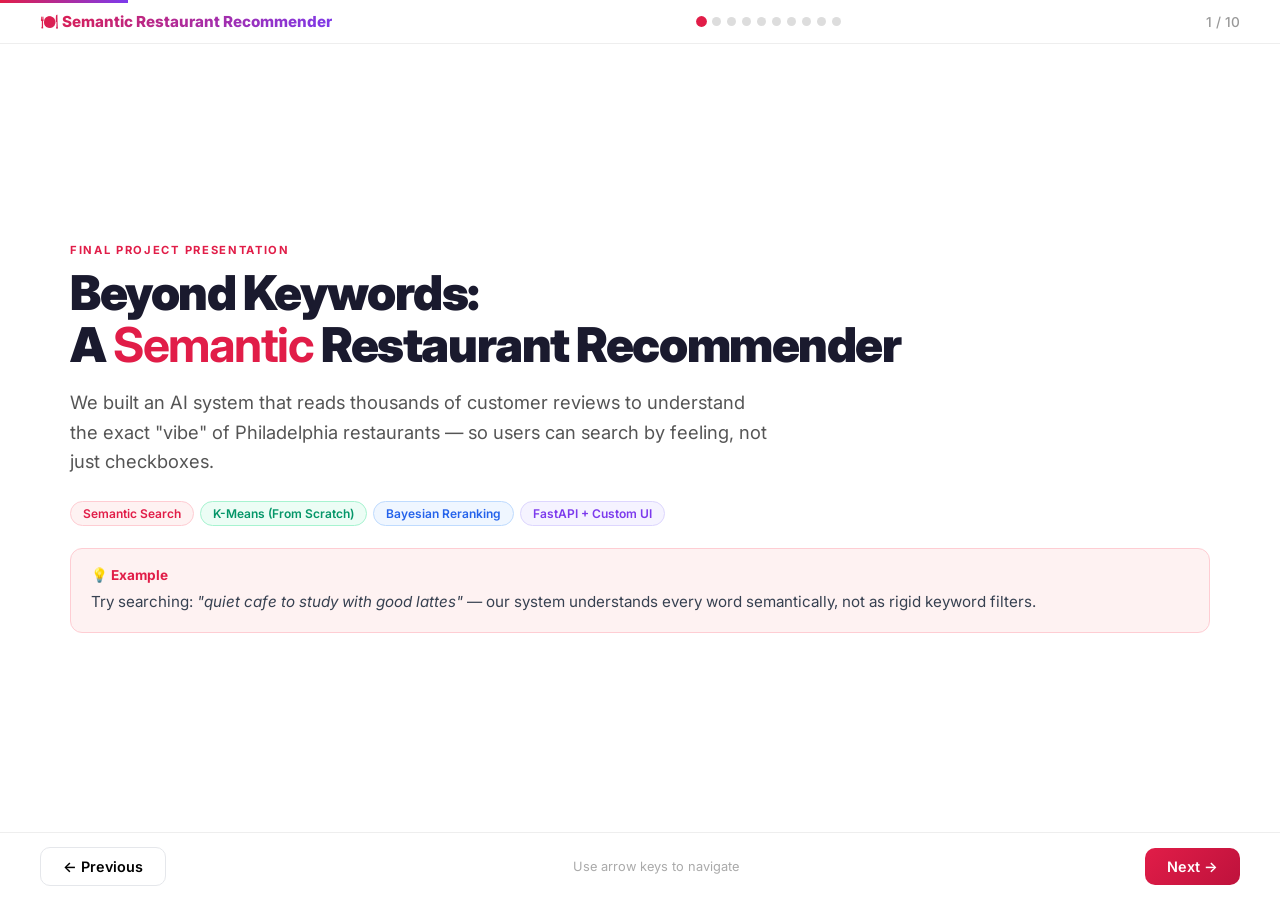
<file: app/static/presentation.html>
<!DOCTYPE html>
<html lang="en">
<head>
<meta charset="UTF-8">
<meta name="viewport" content="width=device-width, initial-scale=1.0">
<title>Semantic Restaurant Recommender — Presentation</title>
<link href="https://fonts.googleapis.com/css2?family=Inter:wght@300;400;500;600;700;800;900&display=swap" rel="stylesheet">
<style>
*{margin:0;padding:0;box-sizing:border-box}
body{font-family:'Inter',sans-serif;background:#fff;color:#1a1a2e;height:100vh;overflow:hidden;display:flex;flex-direction:column}

/* Nav */
nav{display:flex;justify-content:space-between;align-items:center;padding:12px 40px;border-bottom:1px solid #eee;background:#fff;z-index:10}
.logo{font-weight:800;font-size:.95rem;background:linear-gradient(135deg,#e11d48,#7c3aed);-webkit-background-clip:text;-webkit-text-fill-color:transparent}
.dots{display:flex;gap:6px}.dot{width:9px;height:9px;border-radius:50%;background:#ddd;cursor:pointer;transition:.3s}.dot.on{background:#e11d48;transform:scale(1.2)}
.counter{font-size:.85rem;color:#999;font-weight:500}
#pbar{position:fixed;top:0;left:0;height:3px;background:linear-gradient(90deg,#e11d48,#7c3aed);transition:width .4s;z-index:99}

/* Slides */
#sw{flex:1;position:relative;overflow:hidden}
.s{position:absolute;inset:0;padding:50px 70px;display:flex;flex-direction:column;justify-content:center;opacity:0;transform:translateY(30px);transition:.5s cubic-bezier(.4,0,.2,1);pointer-events:none;overflow-y:auto}
.s.on{opacity:1;transform:translateY(0);pointer-events:all}

/* Typography */
.tag{font-size:.7rem;font-weight:700;text-transform:uppercase;letter-spacing:.15em;color:#e11d48;margin-bottom:10px}
h1{font-size:3rem;font-weight:900;line-height:1.1;margin-bottom:16px;letter-spacing:-.03em}
h2{font-size:2.2rem;font-weight:800;margin-bottom:8px;letter-spacing:-.02em}
h3{font-size:1.1rem;font-weight:700;margin-bottom:6px}
.sub{font-size:1.15rem;color:#555;line-height:1.6;margin-bottom:24px;max-width:700px}
p,li{font-size:1rem;color:#444;line-height:1.7}
ul{margin-left:18px;margin-bottom:16px}li{margin-bottom:8px}
.accent{color:#e11d48;font-weight:700}
.accent-b{color:#2563eb;font-weight:700}
.accent-g{color:#059669;font-weight:700}

/* Layouts */
.row{display:flex;gap:24px;margin-top:16px;flex-wrap:wrap}
.col{flex:1;min-width:280px}

/* Cards */
.card{background:#fafafa;border:1px solid #eee;border-radius:16px;padding:24px;margin-bottom:16px;transition:box-shadow .3s}
.card:hover{box-shadow:0 8px 30px rgba(0,0,0,.08)}
.card-icon{font-size:2rem;margin-bottom:10px}
.card-accent{border-left:4px solid #e11d48;background:linear-gradient(135deg,#fef2f2,#fff)}

/* Example callout */
.ex{background:#fef2f2;border:1px solid #fecdd3;border-radius:12px;padding:18px 20px;margin-top:16px}
.ex::before{content:"💡 Example";display:block;font-weight:700;color:#e11d48;margin-bottom:6px;font-size:.85rem}
.ex p{margin:0;font-size:.95rem;color:#374151}

/* Versus */
.vs{display:flex;gap:20px;margin-top:16px}.vs-col{flex:1;border-radius:14px;padding:22px}
.vs-bad{background:#fef2f2;border:1px solid #fecdd3}.vs-good{background:#ecfdf5;border:1px solid #a7f3d0}

/* Code */
.code{background:#f8f9fa;border:1px solid #e5e7eb;border-radius:10px;padding:16px 20px;font-family:'Courier New',monospace;font-size:.88rem;color:#1f2937;line-height:1.8;margin-top:12px;overflow-x:auto}
.cm{color:#9ca3af}

/* Weights */
.wt{display:flex;align-items:center;gap:10px;margin-bottom:10px}
.wt-l{width:140px;font-size:.9rem;color:#555;font-weight:500;flex-shrink:0}
.wt-bg{flex:1;height:12px;background:#f3f4f6;border-radius:99px;overflow:hidden}
.wt-bar{height:100%;border-radius:99px;transition:width 1s}
.wt-v{width:35px;font-size:.85rem;font-weight:700;text-align:right}

/* Pipeline */
.pipe{display:flex;align-items:center;gap:0;margin:20px 0;flex-wrap:wrap}
.pipe-s{background:#fafafa;border:1px solid #eee;border-radius:12px;padding:14px 18px;text-align:center;flex:1;min-width:120px}
.pipe-s .pi{font-size:1.6rem;margin-bottom:4px}
.pipe-s .pn{font-size:.85rem;font-weight:700}
.pipe-s .pl{font-size:.7rem;color:#999;text-transform:uppercase;font-weight:600}
.pipe-a{font-size:1.2rem;color:#e11d48;padding:0 6px;flex-shrink:0}

/* Tags */
.badge{display:inline-block;padding:4px 12px;border-radius:99px;font-size:.75rem;font-weight:600;margin-right:6px;margin-bottom:6px}
.b-r{background:#fef2f2;color:#e11d48;border:1px solid #fecdd3}
.b-g{background:#ecfdf5;color:#059669;border:1px solid #a7f3d0}
.b-b{background:#eff6ff;color:#2563eb;border:1px solid #bfdbfe}
.b-p{background:#f5f3ff;color:#7c3aed;border:1px solid #ddd6fe}

/* iframe */
.demo-frame{flex:1;border:2px solid #e5e7eb;border-radius:16px;overflow:hidden;margin-top:16px;min-height:420px;box-shadow:0 20px 60px rgba(0,0,0,.1)}
.demo-frame iframe{width:100%;height:100%;border:none}

/* Footer */
footer{display:flex;justify-content:space-between;align-items:center;padding:14px 40px;border-top:1px solid #eee;background:#fff;z-index:10}
.btn{padding:10px 22px;border-radius:10px;border:1px solid #e5e7eb;background:#fff;font-weight:600;cursor:pointer;font-size:.9rem;transition:.2s;font-family:inherit}
.btn:hover{border-color:#e11d48;color:#e11d48}
.btn-p{background:linear-gradient(135deg,#e11d48,#be123c);color:#fff;border:none}
.btn-p:hover{opacity:.9;color:#fff}
.hint{font-size:.8rem;color:#aaa}

/* Formula */
.formula{background:linear-gradient(135deg,#fef2f2,#f5f3ff);border:1px solid #e5e7eb;border-radius:12px;padding:18px 24px;font-family:'Courier New',monospace;text-align:center;color:#7c3aed;font-size:1rem;margin-top:12px}
</style>
</head>
<body>
<div id="pbar"></div>
<nav>
<span class="logo">🍽️ Semantic Restaurant Recommender</span>
<div class="dots" id="dots"></div>
<span class="counter" id="ctr"></span>
</nav>

<div id="sw">

<!-- 1: TITLE -->
<div class="s on">
<div class="tag">Final Project Presentation</div>
<h1>Beyond Keywords:<br>A <span class="accent">Semantic</span> Restaurant Recommender</h1>
<p class="sub">We built an AI system that reads thousands of customer reviews to understand the exact "vibe" of Philadelphia restaurants — so users can search by feeling, not just checkboxes.</p>
<div><span class="badge b-r">Semantic Search</span><span class="badge b-g">K-Means (From Scratch)</span><span class="badge b-b">Bayesian Reranking</span><span class="badge b-p">FastAPI + Custom UI</span></div>
<div class="ex"><p>Try searching: <em>"quiet cafe to study with good lattes"</em> — our system understands every word semantically, not as rigid keyword filters.</p></div>
</div>

<!-- 2: PROBLEM -->
<div class="s">
<div class="tag">Motivation</div>
<h2>Why Not Just Use Yelp?</h2>
<p class="sub">Traditional restaurant search platforms have a fundamental limitation: they rely on rigid metadata, not on what customers actually say.</p>
<div class="vs">
<div class="vs-col vs-bad">
<h3>❌ Yelp's Approach</h3>
<ul>
<li>Rigid checkboxes: "Italian", "$$", "Open Now"</li>
<li>Keyword search only matches exact words</li>
<li>Can't express <em>atmosphere</em> or <em>feeling</em></li>
<li>Same results for "date night" and "birthday dinner"</li>
</ul>
</div>
<div class="vs-col vs-good">
<h3>✅ Our Approach</h3>
<ul>
<li>Natural language: type anything you want</li>
<li>AI reads review text to understand meaning</li>
<li>Understands vibes, moods, and occasions</li>
<li>Different results for different intents</li>
</ul>
</div>
</div>
<div class="ex"><p>Searching <em>"loud sports bar with cheap wings"</em> on Yelp requires checking 3+ boxes. In our app, you just type it.</p></div>
</div>

<!-- 3: DATA -->
<div class="s">
<div class="tag">Data Engineering</div>
<h2>Building the Dataset</h2>
<p class="sub">We processed the official Yelp Academic Dataset — multiple gigabytes of raw JSON — into a clean, semantically rich corpus focused on Philadelphia.</p>
<div class="pipe">
<div class="pipe-s"><div class="pi">📦</div><div class="pl">Raw</div><div class="pn">5.3 GB Yelp JSON</div></div>
<div class="pipe-a">→</div>
<div class="pipe-s"><div class="pi">🧹</div><div class="pl">Filter</div><div class="pn">Philly Only, ≥20 Reviews</div></div>
<div class="pipe-a">→</div>
<div class="pipe-s"><div class="pi">📝</div><div class="pl">Profile</div><div class="pn">Concatenated Reviews</div></div>
<div class="pipe-a">→</div>
<div class="pipe-s"><div class="pi">🧮</div><div class="pl">Embed</div><div class="pn">384-D Vectors</div></div>
<div class="pipe-a">→</div>
<div class="pipe-s"><div class="pi">📊</div><div class="pl">Cluster</div><div class="pn">K-Means (K=15)</div></div>
</div>
<div class="row">
<div class="card col"><h3>Price Imputation</h3><p>Yelp's price column is often missing. We wrote a custom function (<code>extract_price_from_reviews</code>) that scans review text for price cues like "cheap", "expensive", or "$30 entrees" and infers the price tier.</p></div>
<div class="card col"><h3>Review Aggregation</h3><p>Each restaurant's top reviews (2019+) are concatenated into a single "profile document." This captures the collective voice of real diners — their opinions on food, service, noise, and ambiance.</p></div>
</div>
</div>

<!-- 4: EMBEDDINGS -->
<div class="s">
<div class="tag">Core Technology 1 — Week 4</div>
<h2>Semantic Vector Search</h2>
<p class="sub">We use a pre-trained language model to convert text into dense numerical vectors, enabling mathematical similarity comparison.</p>
<div class="row">
<div class="col">
<div class="card"><h3>How It Works</h3>
<p>1. Each restaurant's review profile is passed through <span class="accent">SentenceTransformer (MiniLM)</span> → a 384-dimensional vector.</p>
<p>2. The user's query is embedded using the same model → another 384-D vector.</p>
<p>3. We compute the <span class="accent-b">Dot Product</span> between the query vector and every restaurant vector. The highest scores = the most relevant restaurants.</p>
<p>4. Because all vectors are L2-normalized, Dot Product equals Cosine Similarity.</p>
<p>5. <span class="accent-g">Soft Cuisine Filter:</span> if the user picks a cuisine from the sidebar, restaurants whose <code>categories</code> don't match get a small <strong>−0.15</strong> penalty <em>before</em> top-k — biasing the pool toward that cuisine without hard-excluding strong semantic matches.</p>
</div>
</div>
<div class="col">
<div class="formula">similarity(query, restaurant) = q⃗ · r⃗<br><br><span style="color:#999;font-size:.85rem">For L2-normalized vectors: cos(θ) = q⃗ · r⃗</span></div>
<div class="ex"><p>The vector for <em>"budget friendly brunch"</em> is mathematically close to vectors of restaurants whose reviews mention "cheap", "affordable", "weekend brunch". No keyword matching needed.</p></div>
</div>
</div>
</div>

<!-- 5: KMEANS -->
<div class="s">
<div class="tag">Core Technology 2 — Algorithm From Scratch (Week 7)</div>
<h2>Custom K-Means Clustering</h2>
<p class="sub">To satisfy the from-scratch algorithm requirement, we implemented a fully vectorized K-Means using only NumPy — no scikit-learn.</p>
<div class="row">
<div class="col">
<div class="card card-accent">
<h3>The Algorithm (src/kmeans.py)</h3>
<div class="code"><span class="cm"># Pure NumPy — no sklearn</span><br>def kmeans(X, k=15, max_iter=100):<br>&nbsp;&nbsp;centroids = X[random_indices]<br>&nbsp;&nbsp;for _ in range(max_iter):<br>&nbsp;&nbsp;&nbsp;&nbsp;dists = X @ centroids.T<br>&nbsp;&nbsp;&nbsp;&nbsp;labels = np.argmax(dists, axis=1)<br>&nbsp;&nbsp;&nbsp;&nbsp;for j in range(k):<br>&nbsp;&nbsp;&nbsp;&nbsp;&nbsp;&nbsp;centroids[j] = mean(X[labels==j])<br>&nbsp;&nbsp;return labels, centroids</div>
</div>
</div>
<div class="col">
<h3>What It Produces</h3>
<p>All restaurants are grouped into <strong>15 "Vibe Clusters"</strong>. We analyzed each cluster's top restaurants and assigned human-readable labels:</p>
<ul>
<li><span class="accent">Cafes & Coffee</span> — cozy study spots, latte art</li>
<li><span class="accent-b">Pizza & Casual Italian</span> — BYOB, red sauce</li>
<li><span class="accent-g">Asian Fusion & Chinese</span> — Chinatown favorites</li>
<li><span style="color:#7c3aed;font-weight:700">Casual Pubs & Sports Bars</span> — wings, beer, TVs</li>
</ul>
<h3 style="margin-top:14px">Diversity Penalty</h3>
<p>If the top 3 results belong to the same cluster, later entries from that cluster receive a <strong>-10% penalty</strong> so other vibes can surface.</p>
</div>
</div>
</div>

<!-- 6: RERANKER -->
<div class="s">
<div class="tag">Core Technology 3</div>
<h2>Multi-Signal Reranking Engine</h2>
<p class="sub">Pure semantic similarity can surface relevant-but-low-quality places. Our reranker blends 5 weighted signals into a single final score.</p>
<div class="wt"><span class="wt-l">Similarity</span><div class="wt-bg"><div class="wt-bar" style="width:45%;background:#e11d48"></div></div><span class="wt-v" style="color:#e11d48">45%</span></div>
<div class="wt"><span class="wt-l">Star Rating</span><div class="wt-bg"><div class="wt-bar" style="width:25%;background:#d97706"></div></div><span class="wt-v" style="color:#d97706">25%</span></div>
<div class="wt"><span class="wt-l">Popularity</span><div class="wt-bg"><div class="wt-bar" style="width:10%;background:#7c3aed"></div></div><span class="wt-v" style="color:#7c3aed">10%</span></div>
<div class="wt"><span class="wt-l">Price Match</span><div class="wt-bg"><div class="wt-bar" style="width:10%;background:#059669"></div></div><span class="wt-v" style="color:#059669">10%</span></div>
<div class="wt"><span class="wt-l">Location</span><div class="wt-bg"><div class="wt-bar" style="width:10%;background:#2563eb"></div></div><span class="wt-v" style="color:#2563eb">10%</span></div>
<div class="row">
<div class="card col"><h3>Bayesian Average</h3><p>A 5.0★ with 1 review is inflated. Our Bayesian Average anchors all ratings toward a global mean of 3.5: <code>B = (n·s + m·C)/(n+m)</code></p></div>
<div class="card col"><h3>Quality Floor</h3><p>Restaurants below <strong>3.0 stars</strong> receive a <span class="accent">-25% penalty</span>. Between 3.0–3.5 stars: <span style="color:#d97706;font-weight:700">-10% penalty</span>. A 2.5-star place can never be #1.</p></div>
</div>
</div>

<!-- 7: DYNAMIC -->
<div class="s">
<div class="tag">Intelligence Layer</div>
<h2>Dynamic Weight Adjustment</h2>
<p class="sub">The reranker doesn't use static weights — it analyzes the user's query to detect intent and shifts weights accordingly.</p>
<div class="row">
<div class="card col" style="border-top:3px solid #e11d48">
<h3>📊 Popularity Intent</h3>
<p>Keywords: <em>"most reviews", "popular", "most reviewed"</em></p>
<p>→ Popularity weight jumps to <span class="accent">50%</span>, similarity drops to 15%</p>
<p>→ API also injects the <strong>50 most-reviewed restaurants</strong> from the full database into the candidate pool, guaranteeing the truly most popular places are always considered.</p>
</div>
<div class="card col" style="border-top:3px solid #d97706">
<h3>⭐ Quality Intent</h3>
<p>Triggers: <em>"best ...", "highest rated", "top rated"</em></p>
<p>→ Star rating weight jumps to <span style="color:#d97706;font-weight:700">45%</span>, preventing low-rated places from ranking high even if semantically relevant</p>
</div>
<div class="card col" style="border-top:3px solid #059669">
<h3>💰 Price Intent</h3>
<p>Keywords: <em>"cheap", "budget", "expensive", "pricey"</em></p>
<p>→ Activates price preference scoring via regex keyword matching</p>
</div>
</div>
<div class="card" style="margin-top:16px;border-left:4px solid #2563eb">
<h3>🧠 Proportional Weight Reallocation</h3>
<p>If a signal is unused (e.g., no location or price in the query), its weight is <strong>proportionally redistributed</strong> across similarity, stars, and popularity — so star ratings always get a fair share of the unused weight, preventing low-rated places from dominating.</p>
</div>
<div class="ex"><p>Query: <em>"best cafe with the most reviews"</em> → The system detects both "best" (quality intent) and "most reviews" (popularity intent). Popularity takes priority: the API injects the top 50 most-reviewed restaurants into the pool, then the reranker shifts 50% weight to review count — ensuring the most popular, well-reviewed cafes rise to the top.</p></div>
</div>

<!-- 8: ARCHITECTURE -->
<div class="s">
<div class="tag">System Design</div>
<h2>Application Architecture</h2>
<p class="sub">We moved beyond Streamlit to build a production-grade web application with a clear separation between backend logic and frontend presentation.</p>
<div class="row">
<div class="card col" style="border-top:3px solid #e11d48"><div class="card-icon">⚡</div><h3>FastAPI Backend</h3><p>A high-performance Python API server (<code>app/api.py</code>) that loads embeddings into memory once at startup and serves recommendations via a <code>GET /api/search</code> endpoint. Supports async requests and auto-reloading.</p></div>
<div class="card col" style="border-top:3px solid #2563eb"><div class="card-icon">🎨</div><h3>Custom Frontend</h3><p>Vanilla HTML/CSS/JS with a dark-mode glassmorphism design. Client-side filtering (price, stars, neighborhood) runs instantly in the browser without server round-trips. Results paginate 10 at a time.</p></div>
<div class="card col" style="border-top:3px solid #059669"><div class="card-icon">🗺️</div><h3>Smart Neighborhood</h3><p>When a user selects "Center City" from the dropdown, the frontend appends <code>"in Center City"</code> to the semantic query. The AI finds restaurants in that area even when Yelp's neighborhood data is missing.</p></div>
</div>
<div style="margin-top:16px"><span class="badge b-r">sentence-transformers</span><span class="badge b-b">FastAPI</span><span class="badge b-g">NumPy</span><span class="badge b-p">Pandas</span><span class="badge b-r">Uvicorn</span><span class="badge b-b">Vanilla JS</span></div>
</div>

<!-- 9: LIVE DEMO -->
<div class="s" style="padding-bottom:20px">
<div class="tag">Live Demonstration</div>
<h2>Try It Yourself</h2>
<p class="sub">Each "Try" button below the search bar demos a specific feature. Click them in order:<br>
<strong>1.</strong> "romantic dinner" → Semantic vibe search &nbsp; <strong>2.</strong> "best brunch" → Quality intent &nbsp; <strong>3.</strong> "popular pizza" → Popularity intent &nbsp; <strong>4.</strong> "cheap late night" → Price intent &nbsp; <strong>5.</strong> "cafe in University City" → Neighborhood</p>
<div class="demo-frame" id="demo-area">
<iframe src="/" id="demo-iframe" style="display:none" onload="this.style.display='block';document.getElementById('demo-fallback').style.display='none'"></iframe>
<div id="demo-fallback" style="display:flex;flex-direction:column;align-items:center;justify-content:center;height:100%;padding:40px;text-align:center;background:#fafafa">
<div style="font-size:3rem;margin-bottom:16px">🍽️</div>
<h3 style="margin-bottom:8px">Live Demo Available Locally</h3>
<p style="max-width:500px;color:#555">To run the live demo, clone the repo and start the server:<br><br>
<code style="background:#f3f4f6;padding:8px 14px;border-radius:8px;font-size:.9rem;display:inline-block">uvicorn app.api:app --reload</code><br><br>
Then visit <strong>localhost:8000</strong></p>
</div>
</div>
</div>

<!-- 10: END -->
<div class="s">
<div class="tag">Summary</div>
<h2>What We Built</h2>
<div class="row">
<div class="card col"><div class="card-icon">🔍</div><h3>Semantic Search</h3><p>Pre-trained SentenceTransformer embeddings enable natural-language restaurant discovery beyond rigid keyword matching.</p></div>
<div class="card col"><div class="card-icon">🧮</div><h3>K-Means From Scratch</h3><p>A fully vectorized, NumPy-only clustering algorithm groups restaurants into 15 human-readable Vibe Categories.</p></div>
</div>
<div class="row">
<div class="card col"><div class="card-icon">📊</div><h3>Bayesian Reranker</h3><p>Multi-signal scoring with dynamic weight adjustment ensures results are both relevant and high-quality.</p></div>
<div class="card col"><div class="card-icon">🚀</div><h3>Production Web App</h3><p>FastAPI backend + custom Vanilla JS frontend with glassmorphism UI, client-side filtering, and smart neighborhood search.</p></div>
</div>
<div style="text-align:center;margin-top:30px;padding:30px;background:linear-gradient(135deg,#fef2f2,#f5f3ff);border-radius:16px">
<h2 style="margin-bottom:8px">Thank You</h2>
<p style="font-size:1.1rem;color:#555">Questions?</p>
</div>
</div>

</div>

<footer>
<button class="btn" onclick="go(-1)">← Previous</button>
<span class="hint">Use arrow keys to navigate</span>
<button class="btn btn-p" onclick="go(1)">Next →</button>
</footer>

<script>
const ss=document.querySelectorAll('.s'),n=ss.length;let c=0;
const d=document.getElementById('dots');
for(let i=0;i<n;i++){let e=document.createElement('div');e.className=i?'dot':'dot on';e.onclick=()=>jump(i);d.appendChild(e)}
function up(){document.getElementById('ctr').textContent=`${c+1} / ${n}`;document.getElementById('pbar').style.width=((c+1)/n*100)+'%';document.querySelectorAll('.dot').forEach((x,i)=>x.className=i===c?'dot on':'dot')}
function jump(i){ss[c].classList.remove('on');c=i;ss[c].classList.add('on');up()}
function go(dir){let x=c+dir;if(x>=0&&x<n)jump(x)}
document.addEventListener('keydown',e=>{if(e.key==='ArrowRight'||e.key===' ')go(1);if(e.key==='ArrowLeft')go(-1)});
up();
</script>
</body>
</html>
</file>
